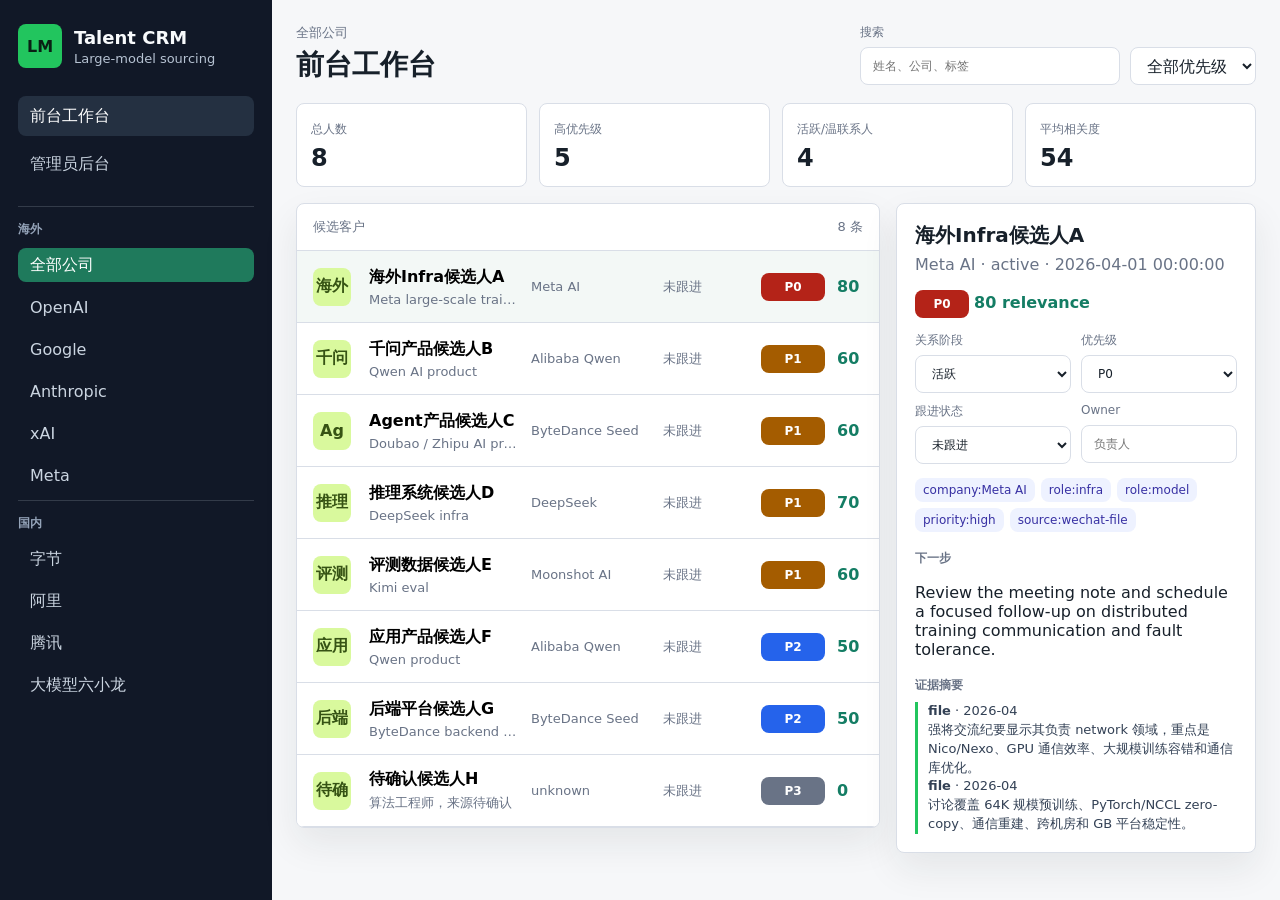
<file: index.html>
<!doctype html>
<html lang="zh-CN">
  <head>
    <meta charset="utf-8">
    <meta name="viewport" content="width=device-width, initial-scale=1">
    <meta http-equiv="refresh" content="0; url=./demo/">
    <title>Large Model Talent CRM</title>
    <style>
      :root {
        color-scheme: light;
        font-family: Inter, ui-sans-serif, system-ui, -apple-system, BlinkMacSystemFont, "Segoe UI", sans-serif;
      }
      body {
        display: grid;
        min-height: 100vh;
        margin: 0;
        place-items: center;
        background: #f6f7f9;
        color: #17202a;
      }
      main {
        width: min(420px, calc(100vw - 32px));
        border: 1px solid #d9dee7;
        border-radius: 8px;
        background: #fff;
        padding: 24px;
        box-shadow: 0 16px 36px rgba(24, 32, 42, 0.08);
      }
      h1 {
        margin: 0 0 8px;
        font-size: 22px;
      }
      p {
        margin: 0 0 16px;
        color: #697386;
        line-height: 1.6;
      }
      a {
        color: #147d64;
        font-weight: 800;
      }
    </style>
  </head>
  <body>
    <main>
      <h1>Large Model Talent CRM</h1>
      <p>正在打开 demo 工作台。</p>
      <a href="./demo/">进入 demo</a>
    </main>
  </body>
</html>
</file>
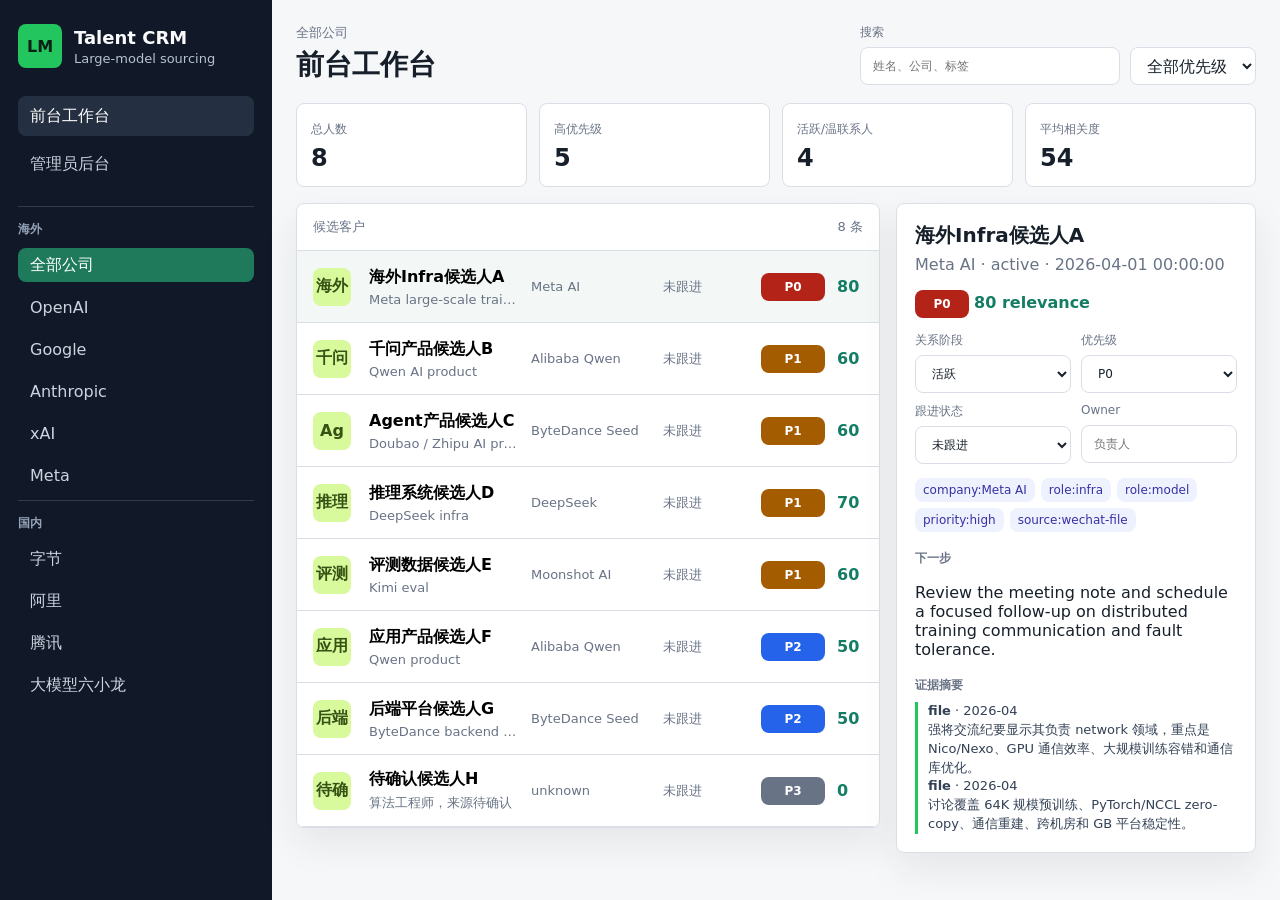
<file: demo/index.html>
<!doctype html>
<html lang="zh-CN">
  <head>
    <meta charset="utf-8">
    <meta name="viewport" content="width=device-width, initial-scale=1">
    <title>Large Model Talent CRM</title>
    <link rel="stylesheet" href="./src/styles.css">
  </head>
  <body>
    <main class="shell">
      <aside class="sidebar" aria-label="CRM sections">
        <div class="brand">
          <div class="brand-mark">LM</div>
          <div>
            <h1>Talent CRM</h1>
            <p>Large-model sourcing</p>
          </div>
        </div>
        <nav class="main-nav" aria-label="Workspace views">
          <button class="nav-item active" type="button" data-view="workbench">前台工作台</button>
          <button class="nav-item" type="button" data-view="admin">管理员后台</button>
        </nav>
        <div class="sidebar-groups" aria-label="Company folders">
          <section class="nav-group">
            <h2>海外</h2>
            <button class="folder-item active" type="button" data-company-filter="all">全部公司</button>
            <button class="folder-item" type="button" data-company-filter="OpenAI">OpenAI</button>
            <button class="folder-item" type="button" data-company-filter="Google">Google</button>
            <button class="folder-item" type="button" data-company-filter="Anthropic">Anthropic</button>
            <button class="folder-item" type="button" data-company-filter="xAI">xAI</button>
            <button class="folder-item" type="button" data-company-filter="Meta">Meta</button>
          </section>
          <section class="nav-group">
            <h2>国内</h2>
            <button class="folder-item" type="button" data-company-filter="ByteDance">字节</button>
            <button class="folder-item" type="button" data-company-filter="Alibaba">阿里</button>
            <button class="folder-item" type="button" data-company-filter="Tencent">腾讯</button>
            <button class="folder-item" type="button" data-company-filter="ChinaSix">大模型六小龙</button>
          </section>
        </div>
      </aside>

      <section class="workspace view active" id="workbench-view">
        <header class="topbar">
          <div>
            <p class="eyebrow" id="scope-label">全部公司</p>
            <h2>前台工作台</h2>
          </div>
          <div class="actions">
            <label class="search">
              <span>搜索</span>
              <input id="search" type="search" placeholder="姓名、公司、标签">
            </label>
            <select id="priority">
              <option value="all">全部优先级</option>
              <option value="P0">P0</option>
              <option value="P1">P1</option>
              <option value="P2">P2</option>
              <option value="P3">P3</option>
            </select>
          </div>
        </header>

        <section class="metrics" id="metrics" aria-label="CRM metrics"></section>

        <section class="layout">
          <div class="table-panel">
            <div class="table-head">
              <span>候选客户</span>
              <span id="result-count"></span>
            </div>
            <div class="table" id="customer-table"></div>
          </div>
          <aside class="detail" id="detail"></aside>
        </section>
      </section>

      <section class="workspace view" id="admin-view">
        <div class="admin-login" id="admin-login">
          <form class="login-box" id="admin-login-form">
            <p class="eyebrow">管理员后台</p>
            <h2>输入密码</h2>
            <input id="admin-password" type="password" placeholder="Password" autocomplete="current-password">
            <button class="primary-action" type="submit">进入后台</button>
            <p class="form-error" id="login-error"></p>
          </form>
        </div>

        <div class="admin-console" id="admin-console" hidden>
          <header class="topbar">
            <div>
              <p class="eyebrow">自动化抓取与权限健康度</p>
              <h2>管理员后台</h2>
            </div>
            <button class="secondary-action" type="button" id="admin-lock">锁定</button>
          </header>

          <section class="admin-grid">
            <article class="admin-panel">
              <div class="panel-title">
                <span>自动化抓取入口</span>
                <strong>Blocked</strong>
              </div>
              <code>python3 skills/large-model-talent-crm/scripts/build_crm.py --contacts ... --chats ... --output demo/data/crm_customers.json</code>
              <button class="primary-action" type="button" id="simulate-run">模拟运行</button>
            </article>

            <article class="admin-panel">
              <div class="panel-title">
                <span>权限健康度</span>
                <strong>需要授权</strong>
              </div>
              <div class="health-list">
                <span>WeCom 通讯录 <b>Blocked</b></span>
                <span>WeCom 消息 <b>Blocked</b></span>
                <span>微信本地数据库 <b>Encrypted</b></span>
                <span>本地文件扫描 <b>Ready</b></span>
              </div>
            </article>

            <article class="admin-panel">
              <div class="panel-title">
                <span>分类规则</span>
                <strong>Active</strong>
              </div>
              <div class="rule-list">
                <span>海外：OpenAI / Google / Anthropic / xAI / Meta</span>
                <span>国内：字节 / 阿里 / 腾讯 / 大模型六小龙</span>
                <span>高优先级：目标公司 + 大模型角色信号 + 活跃关系</span>
              </div>
            </article>

            <article class="admin-panel log-panel">
              <div class="panel-title">
                <span>任务日志</span>
                <strong id="log-count">0</strong>
              </div>
              <div class="task-log" id="task-log"></div>
            </article>
          </section>
        </div>
      </section>
    </main>
    <script src="./data/crm_customers.js"></script>
    <script src="./src/app.js"></script>
  </body>
</html>
</file>
<file: demo/src/styles.css>
:root {
  color-scheme: light;
  --bg: #f6f7f9;
  --panel: #ffffff;
  --ink: #17202a;
  --muted: #697386;
  --line: #d9dee7;
  --green: #147d64;
  --blue: #2563eb;
  --amber: #a45c00;
  --red: #b42318;
  --shadow: 0 16px 36px rgba(24, 32, 42, 0.08);
  font-family: Inter, ui-sans-serif, system-ui, -apple-system, BlinkMacSystemFont, "Segoe UI", sans-serif;
}

* { box-sizing: border-box; }
body { margin: 0; min-height: 100vh; background: var(--bg); color: var(--ink); }
button, input, select { font: inherit; }

.shell { display: grid; grid-template-columns: 272px minmax(0, 1fr); min-height: 100vh; }
.sidebar { background: #111827; color: #f8fafc; padding: 24px 18px; overflow-y: auto; }
.brand { display: grid; grid-template-columns: 44px 1fr; gap: 12px; align-items: center; margin-bottom: 28px; }
.brand-mark { display: grid; place-items: center; width: 44px; height: 44px; border-radius: 8px; background: #22c55e; color: #092014; font-weight: 800; }
.brand h1, .brand p, .topbar h2, .topbar p { margin: 0; }
.brand h1 { font-size: 18px; }
.brand p { margin-top: 3px; color: #b6c2d2; font-size: 13px; }
.main-nav, .sidebar-groups, .nav-group { display: grid; gap: 8px; }
.main-nav { margin-bottom: 22px; }
.nav-item { width: 100%; min-height: 40px; border: 0; border-radius: 8px; background: transparent; color: #cbd5e1; text-align: left; padding: 0 12px; cursor: pointer; }
.nav-item.active, .nav-item:hover { background: #243041; color: #ffffff; }
.nav-group { padding-top: 14px; border-top: 1px solid rgba(203, 213, 225, 0.18); }
.nav-group h2 { margin: 0 0 2px; color: #94a3b8; font-size: 12px; font-weight: 800; }
.folder-item { width: 100%; min-height: 34px; border: 0; border-radius: 8px; background: transparent; color: #cbd5e1; text-align: left; padding: 0 12px; cursor: pointer; }
.folder-item.active, .folder-item:hover { background: #1f7a5c; color: #fff; }

.workspace { min-width: 0; padding: 24px; }
.view { display: none; }
.view.active { display: block; }
.topbar { display: flex; justify-content: space-between; gap: 18px; align-items: flex-start; margin-bottom: 18px; }
.eyebrow { color: var(--muted); font-size: 13px; }
.topbar h2 { margin-top: 4px; font-size: 28px; letter-spacing: 0; }
.actions { display: flex; gap: 10px; align-items: end; }
.search { display: grid; gap: 6px; color: var(--muted); font-size: 12px; }
input, select { height: 38px; border: 1px solid var(--line); border-radius: 8px; background: #fff; color: var(--ink); padding: 0 12px; }
input { width: 260px; }

.metrics { display: grid; grid-template-columns: repeat(4, minmax(130px, 1fr)); gap: 12px; margin-bottom: 16px; }
.metric { background: var(--panel); border: 1px solid var(--line); border-radius: 8px; padding: 14px; }
.metric span { color: var(--muted); font-size: 12px; }
.metric strong { display: block; margin-top: 6px; font-size: 24px; }

.layout { display: grid; grid-template-columns: minmax(0, 1fr) 360px; gap: 16px; align-items: start; }
.table-panel, .detail { background: var(--panel); border: 1px solid var(--line); border-radius: 8px; box-shadow: var(--shadow); overflow: hidden; }
.table-head { display: flex; justify-content: space-between; gap: 12px; padding: 14px 16px; border-bottom: 1px solid var(--line); color: var(--muted); font-size: 13px; }
.row { display: grid; grid-template-columns: 44px minmax(150px, 1.2fr) minmax(120px, 1fr) 86px 64px 64px; gap: 12px; align-items: center; width: 100%; min-height: 72px; border: 0; border-bottom: 1px solid var(--line); background: #fff; text-align: left; padding: 12px 16px; cursor: pointer; }
.row:hover, .row.selected { background: #f3f8f6; }
.avatar { display: grid; place-items: center; width: 38px; height: 38px; border-radius: 8px; background: #d9f99d; color: #365314; font-weight: 800; }
.primary { display: grid; gap: 4px; min-width: 0; }
.primary strong, .primary span, .company { overflow: hidden; text-overflow: ellipsis; white-space: nowrap; }
.primary span, .company, .follow { color: var(--muted); font-size: 13px; }
.follow { overflow: hidden; text-overflow: ellipsis; white-space: nowrap; }
.badge { display: inline-flex; align-items: center; justify-content: center; min-width: 54px; height: 28px; border-radius: 8px; font-size: 12px; font-weight: 700; }
.p0 { color: #fff; background: var(--red); }
.p1 { color: #fff; background: var(--amber); }
.p2 { color: #fff; background: var(--blue); }
.p3 { color: #fff; background: var(--muted); }
.score { color: var(--green); font-weight: 800; }

.detail { position: sticky; top: 24px; padding: 18px; }
.detail h3 { margin: 0 0 6px; font-size: 20px; }
.detail .sub { margin: 0 0 16px; color: var(--muted); }
.tags { display: flex; flex-wrap: wrap; gap: 6px; margin: 14px 0; }
.tag { border-radius: 8px; background: #eef2ff; color: #3730a3; padding: 5px 8px; font-size: 12px; }
.section-title { margin: 18px 0 8px; color: var(--muted); font-size: 12px; font-weight: 800; text-transform: uppercase; }
.quote { border-left: 3px solid #22c55e; padding-left: 10px; color: #334155; font-size: 13px; line-height: 1.45; }
.field-grid { display: grid; grid-template-columns: repeat(2, minmax(0, 1fr)); gap: 10px; margin-top: 14px; }
.field { display: grid; gap: 6px; color: var(--muted); font-size: 12px; }
.field input, .field select { width: 100%; }

.admin-login { display: grid; place-items: center; min-height: calc(100vh - 48px); }
.login-box { width: min(380px, 100%); background: var(--panel); border: 1px solid var(--line); border-radius: 8px; box-shadow: var(--shadow); padding: 22px; }
.login-box h2 { margin: 4px 0 16px; font-size: 24px; }
.login-box input { width: 100%; margin-bottom: 12px; }
.primary-action, .secondary-action { min-height: 38px; border: 0; border-radius: 8px; padding: 0 14px; font-weight: 800; cursor: pointer; }
.primary-action { background: var(--green); color: #fff; }
.secondary-action { border: 1px solid var(--line); background: #fff; color: var(--ink); }
.form-error { min-height: 18px; margin: 10px 0 0; color: var(--red); font-size: 13px; }

.admin-grid { display: grid; grid-template-columns: repeat(2, minmax(0, 1fr)); gap: 16px; align-items: start; }
.admin-panel { background: var(--panel); border: 1px solid var(--line); border-radius: 8px; box-shadow: var(--shadow); padding: 16px; }
.admin-panel code { display: block; margin: 12px 0; border-radius: 8px; background: #111827; color: #e5e7eb; padding: 12px; font-size: 12px; line-height: 1.55; white-space: pre-wrap; word-break: break-word; }
.panel-title { display: flex; justify-content: space-between; gap: 12px; align-items: center; margin-bottom: 10px; }
.panel-title span { color: var(--muted); font-size: 13px; }
.panel-title strong { color: var(--amber); font-size: 13px; }
.health-list, .rule-list { display: grid; gap: 10px; color: #334155; font-size: 14px; }
.health-list span { display: flex; justify-content: space-between; gap: 12px; border-bottom: 1px solid var(--line); padding-bottom: 8px; }
.health-list b { color: var(--red); }
.log-panel { grid-column: 1 / -1; }
.task-log { display: grid; gap: 10px; }
.log-row { display: grid; grid-template-columns: 180px minmax(160px, 1fr) 90px; gap: 10px; align-items: start; border: 1px solid var(--line); border-radius: 8px; padding: 10px; }
.log-row span, .log-row p { color: var(--muted); font-size: 13px; }
.log-row strong { font-size: 14px; }
.log-row b { color: var(--red); font-size: 13px; }
.log-row p { grid-column: 1 / -1; margin: 0; }

@media (max-width: 980px) {
  .shell, .layout { grid-template-columns: 1fr; }
  .sidebar { display: none; }
  .topbar, .actions { flex-direction: column; align-items: stretch; }
  input { width: 100%; }
  .metrics { grid-template-columns: repeat(2, minmax(0, 1fr)); }
  .row { grid-template-columns: 40px minmax(0, 1fr) 64px; }
  .company, .follow, .score { display: none; }
  .field-grid, .admin-grid { grid-template-columns: 1fr; }
  .log-row { grid-template-columns: 1fr; }
}
</file>
